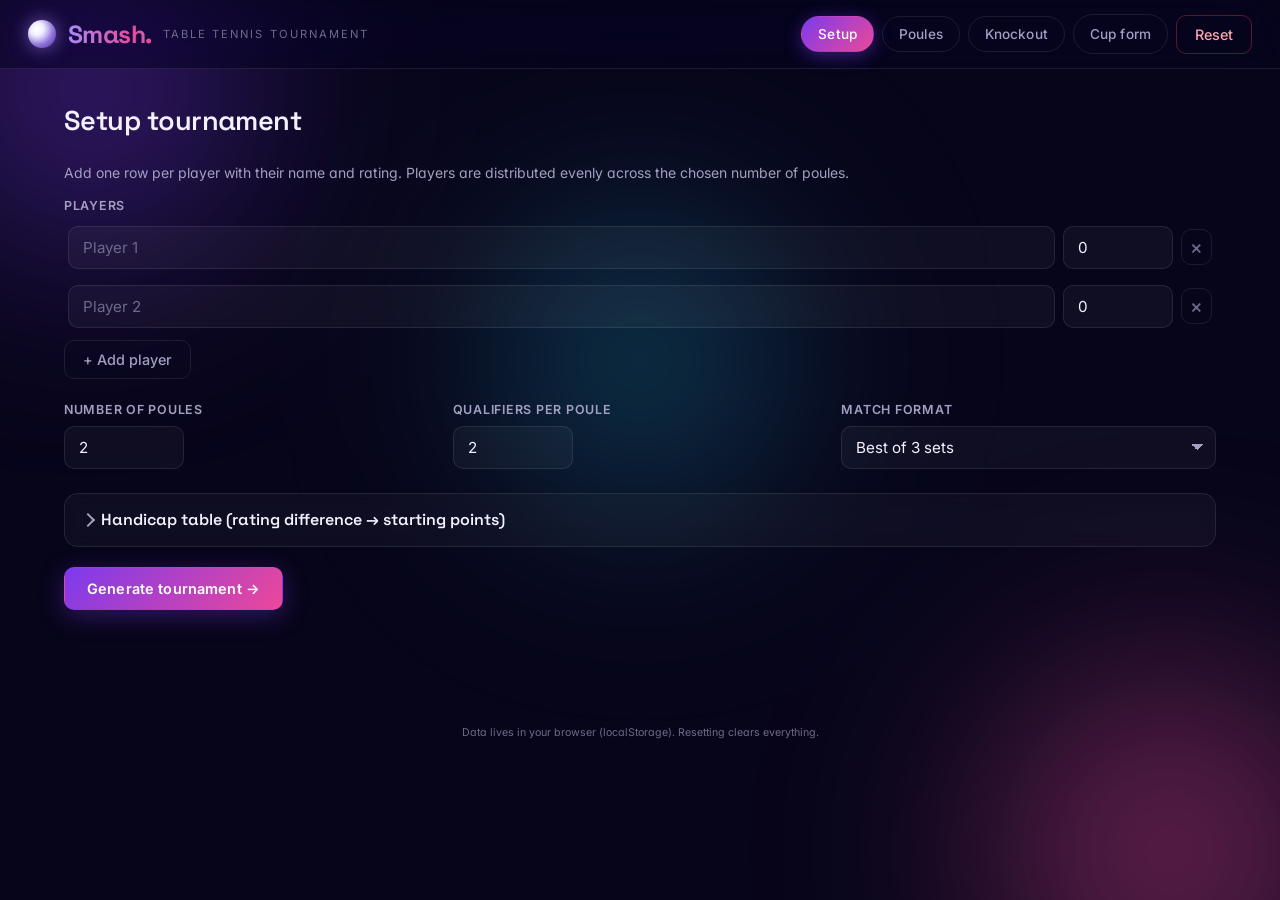
<file: index.html>
<!DOCTYPE html>
<html lang="en">
<head>
  <meta charset="UTF-8" />
  <meta name="viewport" content="width=device-width, initial-scale=1.0" />
  <title>Smash · Table Tennis Tournament</title>
  <link rel="preconnect" href="https://fonts.googleapis.com" />
  <link rel="preconnect" href="https://fonts.gstatic.com" crossorigin />
  <link href="https://fonts.googleapis.com/css2?family=Inter:wght@400;500;600;700;800&family=Space+Grotesk:wght@500;600;700&display=swap" rel="stylesheet" />
  <link rel="stylesheet" href="styles.css" />
</head>
<body>
  <div class="aurora" aria-hidden="true">
    <span class="aurora-blob a"></span>
    <span class="aurora-blob b"></span>
    <span class="aurora-blob c"></span>
  </div>

  <header>
    <div class="brand">
      <span class="brand-mark"></span>
      <h1>Smash<span class="brand-dot">.</span></h1>
      <span class="brand-tag">table&nbsp;tennis&nbsp;tournament</span>
    </div>
    <nav>
      <button data-tab="setup" class="tab-btn active">Setup</button>
      <button data-tab="poules" class="tab-btn">Poules</button>
      <button data-tab="knockout" class="tab-btn">Knockout</button>
      <a href="cup/index.html" class="tab-btn" role="button" style="text-decoration:none; display:inline-flex; align-items:center;">Cup form</a>
      <button id="reset-btn" class="danger ghost">Reset</button>
    </nav>
  </header>

  <main>
    <section id="tab-setup" class="tab active">
      <h2>Setup tournament</h2>
      <p class="hint">Add one row per player with their name and rating. Players are distributed evenly across the chosen number of poules.</p>

      <label>Players</label>
      <div id="players-list"></div>
      <div class="actions" style="margin-top: 8px;">
        <button id="add-player-btn" class="ghost">+ Add player</button>
      </div>

      <div class="row">
        <div>
          <label for="num-poules">Number of poules</label>
          <input id="num-poules" type="number" min="1" value="2" />
        </div>
        <div>
          <label for="qualifiers">Qualifiers per poule</label>
          <input id="qualifiers" type="number" min="1" value="2" />
        </div>
        <div>
          <label for="best-of">Match format</label>
          <select id="best-of">
            <option value="1">Single set (highest score wins)</option>
            <option value="3" selected>Best of 3 sets</option>
            <option value="5">Best of 5 sets</option>
            <option value="7">Best of 7 sets</option>
          </select>
        </div>
      </div>

      <details class="handicap-section">
        <summary>Handicap table (rating difference → starting points)</summary>
        <p class="hint">The lower-rated player starts each set with the listed points. Leave the upper bound empty for "or more".</p>
        <div id="handicap-list"></div>
        <div class="actions" style="margin-top: 8px;">
          <button id="add-handicap-btn" class="ghost">+ Add row</button>
          <button id="reset-handicap-btn" class="ghost">Reset to default</button>
        </div>
      </details>

      <div class="actions">
        <button id="generate-btn" class="primary">Generate tournament →</button>
      </div>
    </section>

    <section id="tab-poules" class="tab">
      <h2>Poule stage</h2>
      <div id="poules-container"></div>
      <div class="actions">
        <button id="goto-knockout-btn" class="primary">Continue to knockout →</button>
      </div>
    </section>

    <section id="tab-knockout" class="tab">
      <h2>Knockout stage</h2>
      <div id="knockout-container"></div>
    </section>
  </main>

  <footer>
    <small>Data lives in your browser (localStorage). Resetting clears everything.</small>
  </footer>

  <script src="app.js"></script>
</body>
</html>
</file>
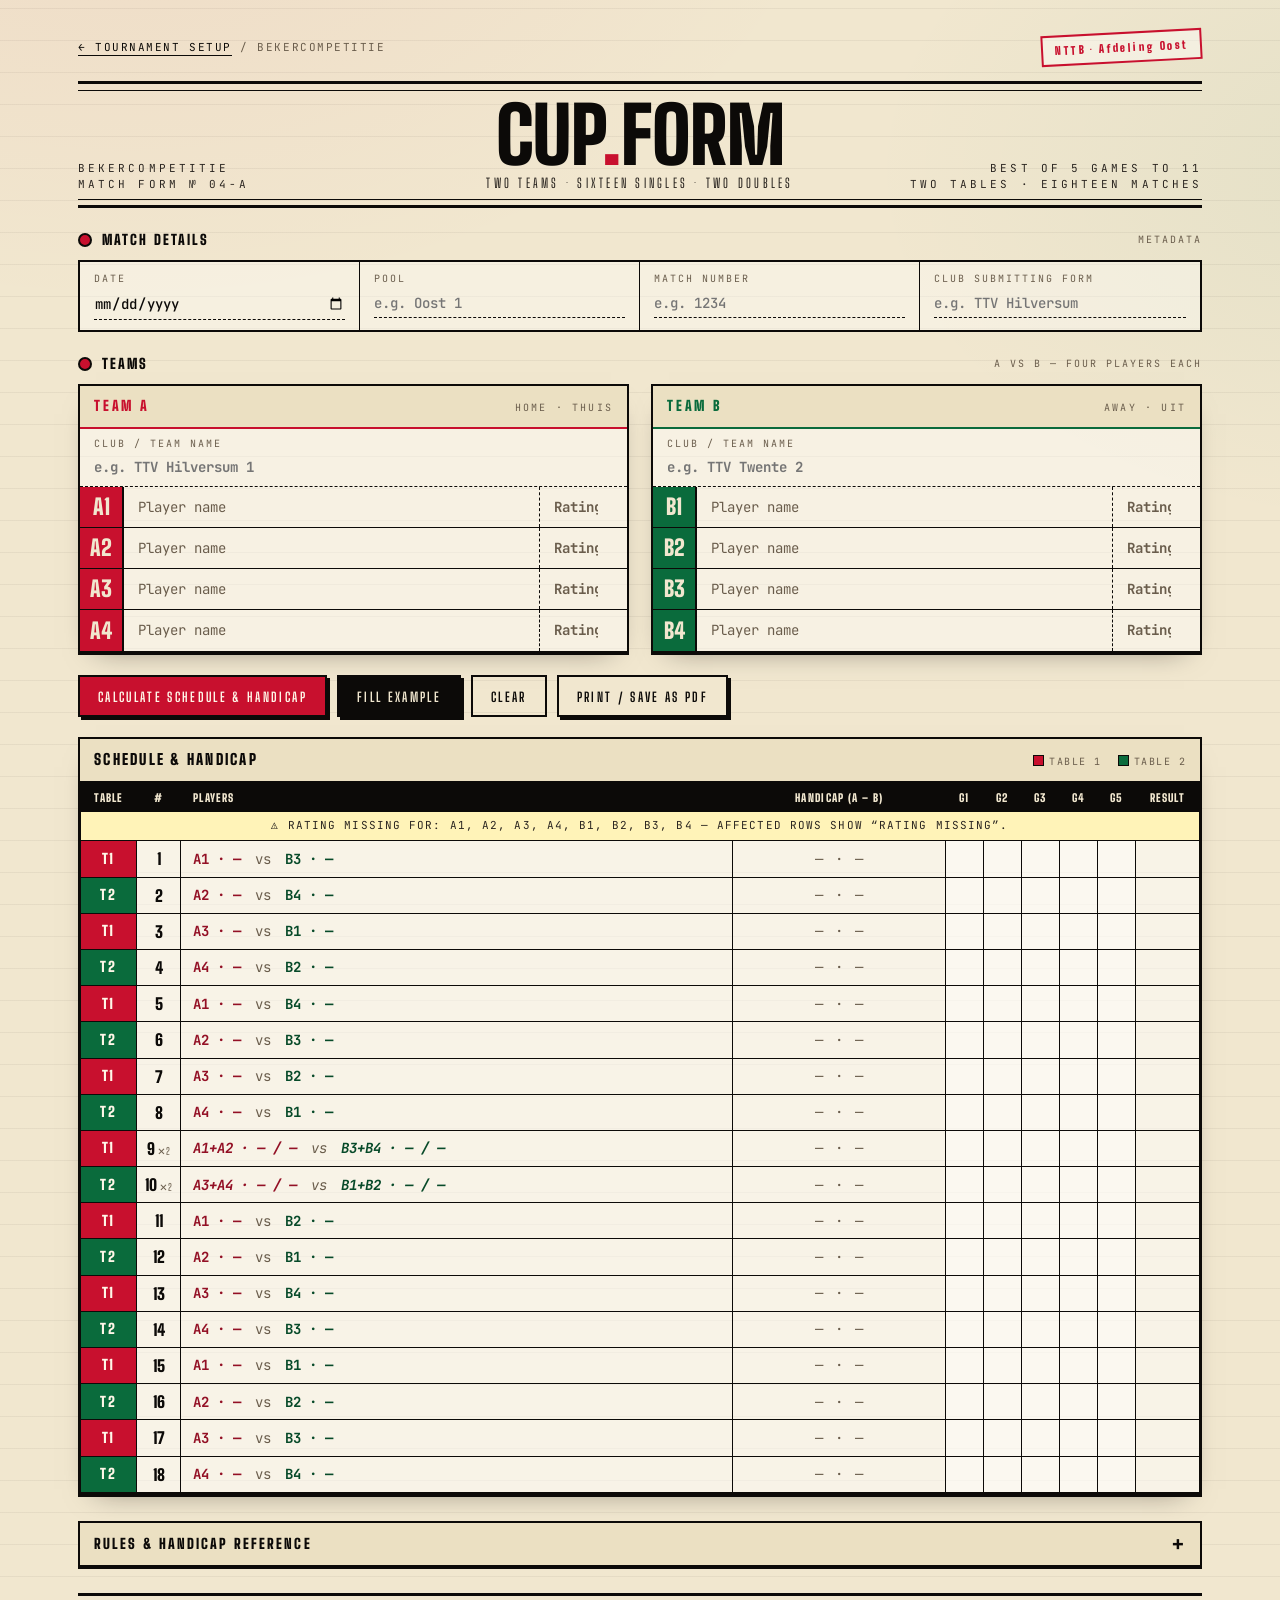
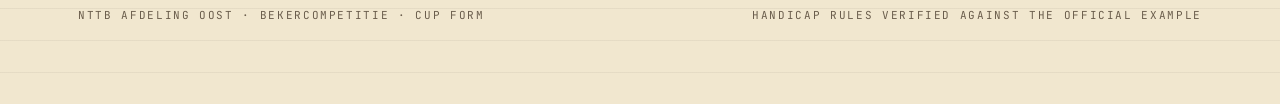
<file: cup/index.html>
<!DOCTYPE html>
<html lang="en">
<head>
  <meta charset="UTF-8" />
  <meta name="viewport" content="width=device-width, initial-scale=1.0" />
  <title>Bekercompetitie · Cup Competition Match Form · NTTB Afdeling Oost</title>
  <link rel="preconnect" href="https://fonts.googleapis.com" />
  <link rel="preconnect" href="https://fonts.gstatic.com" crossorigin />
  <link href="https://fonts.googleapis.com/css2?family=Big+Shoulders+Display:wght@500;700;900&family=JetBrains+Mono:wght@400;500;700&display=swap" rel="stylesheet" />
  <style>
    /* ---------- Reset & base ---------- */
    *, *::before, *::after { box-sizing: border-box; }
    html, body { margin: 0; padding: 0; }

    :root {
      --paper:        #f1e7cf;
      --paper-2:      #ebe0c2;
      --paper-line:   #d8c89c;
      --ink:          #0c0a08;
      --ink-soft:     #2a2520;
      --ink-faint:    #6a5d4c;
      --red:          #c8102e;
      --red-deep:     #931025;
      --green:        #0a6b3c;
      --green-deep:   #074a29;
      --rule:         #0c0a08;
      --warn-bg:      #fff3b8;
      --shadow:       0 2px 0 #0c0a08, 0 12px 28px -18px rgba(12,10,8,.55);

      --font-display: 'Big Shoulders Display', 'Archivo Black', system-ui, sans-serif;
      --font-mono:    'JetBrains Mono', ui-monospace, 'SFMono-Regular', Menlo, Consolas, monospace;
    }

    body {
      font-family: var(--font-mono);
      color: var(--ink);
      background:
        radial-gradient(1200px 800px at 10% -10%, rgba(200, 16, 46, .06), transparent 60%),
        radial-gradient(900px 600px at 110% 10%, rgba(10, 107, 60, .06), transparent 60%),
        repeating-linear-gradient(
          0deg,
          transparent 0, transparent 31px,
          rgba(12,10,8,.05) 31px, rgba(12,10,8,.05) 32px
        ),
        var(--paper);
      min-height: 100vh;
      font-size: 14px;
      line-height: 1.45;
    }

    /* ---------- Layout shell ---------- */
    .sheet {
      max-width: 1180px;
      margin: 0 auto;
      padding: 32px 28px 80px;
    }

    .topbar {
      display: flex;
      justify-content: space-between;
      align-items: center;
      gap: 16px;
      margin-bottom: 18px;
    }
    .crumb {
      font-family: var(--font-mono);
      font-size: 11px;
      letter-spacing: .14em;
      text-transform: uppercase;
      color: var(--ink-faint);
    }
    .crumb a {
      color: var(--ink);
      text-decoration: none;
      border-bottom: 1px solid var(--ink);
      padding-bottom: 1px;
    }
    .crumb a:hover { color: var(--red); border-color: var(--red); }

    .stamp {
      font-family: var(--font-display);
      font-weight: 900;
      font-size: 11px;
      letter-spacing: .22em;
      color: var(--red);
      border: 2px solid var(--red);
      padding: 6px 12px 5px;
      transform: rotate(-3deg);
      background: rgba(255,255,255,.4);
    }

    /* ---------- Header ---------- */
    header.masthead {
      border-top: 3px solid var(--ink);
      border-bottom: 3px solid var(--ink);
      padding: 14px 0 12px;
      margin-bottom: 22px;
      position: relative;
    }
    header.masthead::before {
      content: "";
      position: absolute;
      left: 0; right: 0;
      top: 6px;
      border-top: 1px solid var(--ink);
    }
    header.masthead::after {
      content: "";
      position: absolute;
      left: 0; right: 0;
      bottom: 5px;
      border-bottom: 1px solid var(--ink);
    }

    .masthead-grid {
      display: grid;
      grid-template-columns: 1fr auto 1fr;
      align-items: end;
      gap: 24px;
    }
    .masthead .kicker {
      font-family: var(--font-mono);
      font-size: 11px;
      letter-spacing: .28em;
      text-transform: uppercase;
      color: var(--ink-soft);
    }
    .masthead .kicker.right { text-align: right; }
    .masthead h1 {
      font-family: var(--font-display);
      font-weight: 900;
      font-size: clamp(38px, 6.5vw, 78px);
      line-height: .85;
      letter-spacing: -.01em;
      margin: 4px 0 0;
      text-align: center;
      text-transform: uppercase;
    }
    .masthead h1 .dot { color: var(--red); }
    .masthead .subtitle {
      text-align: center;
      font-family: var(--font-display);
      font-weight: 500;
      letter-spacing: .25em;
      text-transform: uppercase;
      font-size: 13px;
      color: var(--ink-soft);
      margin-top: 6px;
    }

    /* ---------- Section titles ---------- */
    .section-title {
      font-family: var(--font-display);
      font-weight: 900;
      letter-spacing: .15em;
      text-transform: uppercase;
      font-size: 14px;
      margin: 0 0 10px;
      display: flex;
      align-items: center;
      gap: 10px;
    }
    .section-title::before {
      content: "";
      display: inline-block;
      width: 14px;
      height: 14px;
      background: var(--red);
      border: 2px solid var(--ink);
      border-radius: 50%;
    }
    .section-title .count {
      margin-left: auto;
      font-family: var(--font-mono);
      font-size: 10px;
      letter-spacing: .2em;
      color: var(--ink-faint);
      font-weight: 400;
    }

    /* ---------- Meta strip ---------- */
    .meta {
      display: grid;
      grid-template-columns: repeat(4, 1fr);
      gap: 0;
      border: 2px solid var(--ink);
      background: rgba(255,255,255,.35);
      margin-bottom: 22px;
    }
    .meta .cell {
      padding: 10px 14px;
      border-right: 1px solid var(--ink);
      display: flex;
      flex-direction: column;
      gap: 4px;
    }
    .meta .cell:last-child { border-right: 0; }
    .meta label {
      font-family: var(--font-mono);
      font-size: 10px;
      letter-spacing: .2em;
      text-transform: uppercase;
      color: var(--ink-faint);
    }
    .meta input {
      font: inherit;
      font-family: var(--font-mono);
      font-weight: 500;
      background: transparent;
      border: none;
      border-bottom: 1px dashed var(--ink);
      padding: 2px 0 4px;
      outline: none;
      color: var(--ink);
    }
    .meta input:focus { border-bottom-color: var(--red); }

    /* ---------- Teams ---------- */
    .teams {
      display: grid;
      grid-template-columns: 1fr 1fr;
      gap: 22px;
      margin-bottom: 22px;
    }
    .team-card {
      border: 2px solid var(--ink);
      background: rgba(255,255,255,.4);
      box-shadow: var(--shadow);
    }
    .team-card header {
      display: flex;
      justify-content: space-between;
      align-items: baseline;
      padding: 10px 14px;
      border-bottom: 2px solid var(--ink);
      background: var(--paper-2);
    }
    .team-card.home header { border-bottom-color: var(--red); }
    .team-card.away header { border-bottom-color: var(--green); }
    .team-card .badge {
      font-family: var(--font-display);
      font-weight: 900;
      letter-spacing: .2em;
      font-size: 14px;
      text-transform: uppercase;
    }
    .team-card.home .badge { color: var(--red); }
    .team-card.away .badge { color: var(--green); }
    .team-card .role {
      font-family: var(--font-mono);
      font-size: 10px;
      letter-spacing: .22em;
      text-transform: uppercase;
      color: var(--ink-faint);
    }
    .team-card .club {
      padding: 8px 14px 4px;
      display: flex;
      flex-direction: column;
      gap: 4px;
      border-bottom: 1px dashed var(--ink);
    }
    .team-card .club label {
      font-size: 10px;
      letter-spacing: .2em;
      text-transform: uppercase;
      color: var(--ink-faint);
    }
    .team-card .club input {
      font: inherit;
      font-family: var(--font-mono);
      font-weight: 700;
      background: transparent;
      border: none;
      outline: none;
      padding: 2px 0 4px;
      color: var(--ink);
    }
    .team-card .players {
      list-style: none;
      margin: 0;
      padding: 0;
    }
    .team-card .players li {
      display: grid;
      grid-template-columns: 44px 1fr 88px;
      align-items: stretch;
      border-top: 1px solid var(--ink);
    }
    .team-card .players li:first-child { border-top: none; }
    .team-card .players .slot {
      font-family: var(--font-display);
      font-weight: 900;
      font-size: 22px;
      display: flex;
      align-items: center;
      justify-content: center;
      background: var(--ink);
      color: var(--paper);
      border-right: 2px solid var(--ink);
    }
    .team-card.home .players .slot { background: var(--red); }
    .team-card.away .players .slot { background: var(--green); }
    .team-card .players input {
      font: inherit;
      font-family: var(--font-mono);
      background: transparent;
      border: none;
      outline: none;
      padding: 10px 14px;
      color: var(--ink);
    }
    .team-card .players input.rating {
      border-left: 1px dashed var(--ink);
      text-align: right;
      font-weight: 700;
      font-variant-numeric: tabular-nums;
    }
    .team-card .players input:focus {
      background: rgba(255, 248, 220, .8);
    }
    .team-card .players input::placeholder { color: var(--ink-faint); }

    /* ---------- Actions ---------- */
    .actions {
      display: flex;
      flex-wrap: wrap;
      gap: 10px;
      margin-bottom: 20px;
    }
    button {
      font-family: var(--font-display);
      font-weight: 700;
      font-size: 13px;
      letter-spacing: .18em;
      text-transform: uppercase;
      padding: 12px 18px 10px;
      background: var(--paper);
      color: var(--ink);
      border: 2px solid var(--ink);
      box-shadow: 3px 3px 0 var(--ink);
      cursor: pointer;
      transition: transform .08s ease, box-shadow .08s ease, background .15s ease;
    }
    button:hover { background: var(--paper-2); }
    button:active { transform: translate(2px, 2px); box-shadow: 1px 1px 0 var(--ink); }
    button.primary {
      background: var(--red);
      color: #fff7e8;
    }
    button.primary:hover { background: var(--red-deep); }
    button.secondary {
      background: var(--ink);
      color: var(--paper);
    }
    button.secondary:hover { background: #1c1814; }
    button.ghost {
      background: transparent;
      box-shadow: none;
    }
    button.ghost:hover { background: rgba(0,0,0,.05); }

    /* ---------- Results ---------- */
    .schedule {
      border: 2px solid var(--ink);
      background: rgba(255,255,255,.5);
      box-shadow: var(--shadow);
      margin-bottom: 26px;
    }
    .schedule .schedule-head {
      display: flex;
      justify-content: space-between;
      align-items: baseline;
      padding: 10px 14px;
      border-bottom: 2px solid var(--ink);
      background: var(--paper-2);
    }
    .schedule .schedule-head h2 {
      font-family: var(--font-display);
      font-weight: 900;
      letter-spacing: .15em;
      text-transform: uppercase;
      font-size: 15px;
      margin: 0;
    }
    .schedule .schedule-head .legend {
      display: flex;
      gap: 16px;
      font-size: 10px;
      letter-spacing: .15em;
      text-transform: uppercase;
      color: var(--ink-faint);
    }
    .legend .swatch {
      display: inline-block;
      width: 11px; height: 11px;
      vertical-align: -1px;
      border: 1.5px solid var(--ink);
      margin-right: 5px;
    }
    .legend .swatch.t1 { background: var(--red); }
    .legend .swatch.t2 { background: var(--green); }

    table.results {
      width: 100%;
      border-collapse: collapse;
      font-variant-numeric: tabular-nums;
    }
    table.results th, table.results td {
      border: 1px solid var(--ink);
      padding: 6px 8px;
      text-align: center;
      vertical-align: middle;
    }
    table.results th {
      font-family: var(--font-display);
      font-weight: 900;
      letter-spacing: .12em;
      text-transform: uppercase;
      font-size: 11px;
      background: var(--ink);
      color: var(--paper);
    }
    table.results td.players {
      text-align: left;
      font-weight: 500;
      white-space: nowrap;
      padding-left: 12px;
    }
    table.results td.players .vs {
      color: var(--ink-faint);
      padding: 0 6px;
      font-weight: 400;
    }
    table.results td.players .pair-a { color: var(--red-deep); font-weight: 700; }
    table.results td.players .pair-b { color: var(--green-deep); font-weight: 700; }
    table.results td.game {
      width: 38px;
      height: 32px;
      background: rgba(255,255,255,.35);
    }
    table.results td.result {
      width: 64px;
      font-weight: 700;
    }
    table.results td.handicap {
      font-weight: 700;
      white-space: nowrap;
    }
    table.results td.handicap.zero { color: var(--ink-faint); font-weight: 400; }
    table.results td.handicap .a { color: var(--red-deep); }
    table.results td.handicap .b { color: var(--green-deep); }
    table.results td.handicap .sep { color: var(--ink-faint); padding: 0 4px; }

    table.results tr.match.t1 td.table-cell {
      background: var(--red);
      color: #fff7e8;
      font-family: var(--font-display);
      font-weight: 900;
      letter-spacing: .12em;
      width: 56px;
    }
    table.results tr.match.t2 td.table-cell {
      background: var(--green);
      color: #fff7e8;
      font-family: var(--font-display);
      font-weight: 900;
      letter-spacing: .12em;
      width: 56px;
    }
    table.results tr.match td.num {
      font-family: var(--font-display);
      font-weight: 900;
      font-size: 16px;
      width: 44px;
    }
    table.results tr.match.doubles td.players { font-style: italic; }
    table.results tr.match.doubles td.num::after {
      content: " ✕2";
      font-size: 10px;
      color: var(--ink-faint);
      letter-spacing: 0;
      font-weight: 500;
    }

    .warn-row td {
      background: var(--warn-bg);
      font-size: 11px;
      letter-spacing: .1em;
      text-transform: uppercase;
      padding: 8px 12px;
      text-align: left;
      color: var(--ink-soft);
    }

    /* ---------- Reference ---------- */
    .reference {
      border: 2px solid var(--ink);
      background: rgba(255,255,255,.4);
      margin-bottom: 24px;
    }
    .reference > summary {
      cursor: pointer;
      list-style: none;
      padding: 10px 14px;
      font-family: var(--font-display);
      font-weight: 900;
      letter-spacing: .15em;
      text-transform: uppercase;
      font-size: 14px;
      display: flex;
      justify-content: space-between;
      align-items: center;
      background: var(--paper-2);
      border-bottom: 2px solid var(--ink);
    }
    .reference[open] > summary { border-bottom: 2px solid var(--ink); }
    .reference > summary::-webkit-details-marker { display: none; }
    .reference > summary::after {
      content: "+";
      font-family: var(--font-display);
      font-size: 22px;
      line-height: 1;
      transition: transform .2s ease;
    }
    .reference[open] > summary::after { content: "−"; }
    .reference .body {
      padding: 14px 16px 18px;
      display: grid;
      grid-template-columns: 1fr 1fr;
      gap: 22px;
    }
    .reference h3 {
      font-family: var(--font-display);
      font-weight: 700;
      letter-spacing: .15em;
      text-transform: uppercase;
      font-size: 12px;
      margin: 0 0 8px;
      color: var(--ink-soft);
    }
    .reference ul, .reference ol {
      margin: 0 0 12px;
      padding-left: 18px;
    }
    .reference li { margin-bottom: 4px; }
    .reference table.hcap {
      width: 100%;
      border-collapse: collapse;
      font-variant-numeric: tabular-nums;
    }
    .reference table.hcap th,
    .reference table.hcap td {
      border: 1px solid var(--ink);
      padding: 5px 8px;
      text-align: left;
      font-size: 12px;
    }
    .reference table.hcap th {
      background: var(--ink);
      color: var(--paper);
      font-family: var(--font-display);
      font-weight: 700;
      letter-spacing: .14em;
      text-transform: uppercase;
    }
    .reference table.hcap td:last-child {
      text-align: center;
      font-weight: 700;
      color: var(--red-deep);
    }

    /* ---------- Footer ---------- */
    footer.colophon {
      border-top: 3px solid var(--ink);
      padding-top: 12px;
      font-size: 11px;
      letter-spacing: .15em;
      text-transform: uppercase;
      color: var(--ink-faint);
      display: flex;
      justify-content: space-between;
      flex-wrap: wrap;
      gap: 8px;
    }

    /* ---------- Responsive ---------- */
    @media (max-width: 800px) {
      .masthead-grid { grid-template-columns: 1fr; gap: 6px; }
      .masthead .kicker.right { text-align: left; }
      .meta { grid-template-columns: 1fr 1fr; }
      .meta .cell:nth-child(2) { border-right: 0; }
      .meta .cell:nth-child(1),
      .meta .cell:nth-child(2) { border-bottom: 1px solid var(--ink); }
      .teams { grid-template-columns: 1fr; }
      .reference .body { grid-template-columns: 1fr; }
      table.results td.game { width: 28px; }
    }

    /* ---------- Print ---------- */
    @media print {
      @page { size: A4 portrait; margin: 10mm; }
      html, body {
        background: #fff;
        font-size: 11px;
      }
      body::before, .stamp, .actions, .reference, .topbar, .colophon a {
        display: none !important;
      }
      .sheet { max-width: none; padding: 0; }
      .team-card, .schedule, .meta { box-shadow: none; background: #fff; }
      table.results th { background: #000; color: #fff; -webkit-print-color-adjust: exact; print-color-adjust: exact; }
      table.results tr.match.t1 td.table-cell { background: #c8102e; color: #fff; -webkit-print-color-adjust: exact; print-color-adjust: exact; }
      table.results tr.match.t2 td.table-cell { background: #0a6b3c; color: #fff; -webkit-print-color-adjust: exact; print-color-adjust: exact; }
      .team-card .players .slot { -webkit-print-color-adjust: exact; print-color-adjust: exact; }
      header.masthead h1 { font-size: 40px; }
      table.results td.game { height: 24px; }
    }
  </style>
</head>
<body>
  <div class="sheet">

    <div class="topbar">
      <div class="crumb">
        <a href="../index.html">← Tournament setup</a>
        <span> / Bekercompetitie</span>
      </div>
      <div class="stamp">NTTB · Afdeling Oost</div>
    </div>

    <header class="masthead">
      <div class="masthead-grid">
        <div class="kicker">Bekercompetitie<br/>Match Form № 04-A</div>
        <div>
          <h1>Cup<span class="dot">.</span>Form</h1>
          <div class="subtitle">Two teams · Sixteen singles · Two doubles</div>
        </div>
        <div class="kicker right">Best of 5 games to 11<br/>Two tables · Eighteen matches</div>
      </div>
    </header>

    <h2 class="section-title">Match details <span class="count">Metadata</span></h2>
    <div class="meta" id="meta">
      <div class="cell">
        <label for="m-date">Date</label>
        <input id="m-date" type="date" />
      </div>
      <div class="cell">
        <label for="m-pool">Pool</label>
        <input id="m-pool" type="text" placeholder="e.g. Oost 1" />
      </div>
      <div class="cell">
        <label for="m-num">Match number</label>
        <input id="m-num" type="text" placeholder="e.g. 1234" />
      </div>
      <div class="cell">
        <label for="m-club">Club submitting form</label>
        <input id="m-club" type="text" placeholder="e.g. TTV Hilversum" />
      </div>
    </div>

    <h2 class="section-title">Teams <span class="count">A vs B — four players each</span></h2>
    <div class="teams">
      <section class="team-card home" aria-label="Home team">
        <header>
          <span class="badge">Team A</span>
          <span class="role">Home · Thuis</span>
        </header>
        <div class="club">
          <label for="a-club">Club / Team name</label>
          <input id="a-club" type="text" placeholder="e.g. TTV Hilversum 1" />
        </div>
        <ol class="players" id="team-a-players"></ol>
      </section>

      <section class="team-card away" aria-label="Away team">
        <header>
          <span class="badge">Team B</span>
          <span class="role">Away · Uit</span>
        </header>
        <div class="club">
          <label for="b-club">Club / Team name</label>
          <input id="b-club" type="text" placeholder="e.g. TTV Twente 2" />
        </div>
        <ol class="players" id="team-b-players"></ol>
      </section>
    </div>

    <div class="actions" id="actions">
      <button class="primary" id="calc-btn">Calculate schedule &amp; handicap</button>
      <button class="secondary" id="example-btn">Fill example</button>
      <button class="ghost" id="clear-btn">Clear</button>
      <button id="print-btn">Print / Save as PDF</button>
    </div>

    <div class="schedule" id="schedule">
      <div class="schedule-head">
        <h2>Schedule &amp; handicap</h2>
        <div class="legend">
          <span><span class="swatch t1"></span>Table 1</span>
          <span><span class="swatch t2"></span>Table 2</span>
        </div>
      </div>
      <table class="results">
        <thead>
          <tr>
            <th>Table</th>
            <th>#</th>
            <th style="text-align:left; padding-left:12px;">Players</th>
            <th>Handicap (A – B)</th>
            <th>G1</th><th>G2</th><th>G3</th><th>G4</th><th>G5</th>
            <th>Result</th>
          </tr>
        </thead>
        <tbody id="results-body"></tbody>
      </table>
    </div>

    <details class="reference">
      <summary>Rules &amp; handicap reference</summary>
      <div class="body">
        <div>
          <h3>Format</h3>
          <ul>
            <li>Two teams of four players each: A1–A4 and B1–B4.</li>
            <li>18 matches total: 16 singles + 2 doubles.</li>
            <li>Sets are best of 5 games to 11 points. Each won set = 1 point.</li>
            <li>Two tables in parallel: odd match number → Table 1, even → Table 2.</li>
          </ul>
          <h3>Match order</h3>
          <ol>
            <li>A1–B3 · A2–B4 · A3–B1 · A4–B2</li>
            <li>A1–B4 · A2–B3 · A3–B2 · A4–B1</li>
            <li>Doubles A1+A2 vs B3+B4</li>
            <li>Doubles A3+A4 vs B1+B2</li>
            <li>A1–B2 · A2–B1 · A3–B4 · A4–B3</li>
            <li>A1–B1 · A2–B2 · A3–B3 · A4–B4</li>
          </ol>
        </div>
        <div>
          <h3>Handicap table</h3>
          <table class="hcap">
            <thead>
              <tr><th>Rating difference</th><th>Head start</th></tr>
            </thead>
            <tbody>
              <tr><td>0 – 100</td><td>0</td></tr>
              <tr><td>101 – 200</td><td>2</td></tr>
              <tr><td>201 – 325</td><td>3</td></tr>
              <tr><td>326 – 450</td><td>4</td></tr>
              <tr><td>451 – 600</td><td>5</td></tr>
              <tr><td>601 – 750</td><td>6</td></tr>
              <tr><td>751 – 1000</td><td>7</td></tr>
              <tr><td>1001 or more</td><td>8</td></tr>
            </tbody>
          </table>
          <h3 style="margin-top:14px;">Doubles handicap</h3>
          <p>Two doubles are played: <strong>A1+A2 vs B3+B4</strong> and <strong>A3+A4 vs B1+B2</strong>. Each doubles' head start is computed on its <strong>own</strong> two boards:</p>
          <ul>
            <li>Take the head start for the <strong>highest-rated</strong> player of each team (top board).</li>
            <li>Take the head start for the <strong>lowest-rated</strong> player of each team (bottom board).</li>
            <li>Add the two and divide by 2, then round the decimal <strong>up</strong> (<code>ceil</code> of the absolute value).</li>
            <li>The weaker side of that average receives the head start.</li>
          </ul>
        </div>
      </div>
    </details>

    <footer class="colophon">
      <span>NTTB Afdeling Oost · Bekercompetitie · Cup Form</span>
      <span>Handicap rules verified against the official example</span>
    </footer>
  </div>

  <script>
    'use strict';

    // ---------- Handicap logic ----------
    function handicapFor(diff) {
      const d = Math.abs(diff);
      if (d <= 100) return 0;
      if (d <= 200) return 2;
      if (d <= 325) return 3;
      if (d <= 450) return 4;
      if (d <= 600) return 5;
      if (d <= 750) return 6;
      if (d <= 1000) return 7;
      return 8;
    }

    // Returns { points, receiver: 'A'|'B'|null, diff }
    function singlesHandicap(ratingA, ratingB) {
      const hasA = Number.isFinite(ratingA);
      const hasB = Number.isFinite(ratingB);
      if (!hasA || !hasB) return { points: null, receiver: null, diff: null };
      const diff = Math.abs(ratingA - ratingB);
      const points = handicapFor(diff);
      let receiver = null;
      if (points > 0) receiver = ratingA < ratingB ? 'A' : 'B';
      return { points, receiver, diff };
    }

    // Signed board-level voorgift: +ve means team A is the weaker side (A receives).
    function boardVoorgift(aRating, bRating) {
      if (!Number.isFinite(aRating) || !Number.isFinite(bRating)) return null;
      const diff = bRating - aRating;            // +ve => B higher => A receives
      if (diff === 0) return 0;
      return Math.sign(diff) * handicapFor(Math.abs(diff));
    }

    function roundAwayFromZero(x) {
      return Math.sign(x) * Math.ceil(Math.abs(x));
    }

    // Doubles head start, per the official Bekercompetitie rule.
    // Two doubles are played:  D1 = A1+A2 vs B3+B4,  D2 = A3+A4 vs B1+B2.
    // Each doubles' handicap is computed on its OWN two boards:
    //   • take the voorgift between the two HIGHEST-rated players (top board),
    //   • take the voorgift between the two LOWEST-rated players (bottom board),
    //   • average the two and round the decimal up (away from zero).
    // The weaker side of that average receives the head start.
    // aRatings/bRatings hold a team's four ratings (index 0..3 = slot 1..4).
    function doublesHandicaps(aRatings, bRatings) {
      const pairs = [
        { aIdx: [0, 1], bIdx: [2, 3] }, // D1 = A1+A2 vs B3+B4 (match 9)
        { aIdx: [2, 3], bIdx: [0, 1] }, // D2 = A3+A4 vs B1+B2 (match 10)
      ];
      const boards = pairs.map(({ aIdx, bIdx }) => {
        const aR = [aRatings[aIdx[0]], aRatings[aIdx[1]]];
        const bR = [bRatings[bIdx[0]], bRatings[bIdx[1]]];
        if (!aR.every(Number.isFinite) || !bR.every(Number.isFinite)) {
          return { top: null, bottom: null };
        }
        const aSorted = [...aR].sort((x, y) => y - x);
        const bSorted = [...bR].sort((x, y) => y - x);
        return {
          top:        boardVoorgift(aSorted[0], bSorted[0]),
          bottom:     boardVoorgift(aSorted[1], bSorted[1]),
          topDiff:    Math.abs(aSorted[0] - bSorted[0]),
          bottomDiff: Math.abs(aSorted[1] - bSorted[1]),
        };
      });

      function combine(v0, v1) {
        if (v0 == null || v1 == null) return { points: null, receiver: null };
        const signed = roundAwayFromZero((v0 + v1) / 2);
        const points = Math.abs(signed);
        let receiver = null;
        if (points > 0) receiver = signed > 0 ? 'A' : 'B';
        return { points, receiver };
      }

      return {
        9:  { ...combine(boards[0].top, boards[0].bottom), board: 'D1', boards },
        10: { ...combine(boards[1].top, boards[1].bottom), board: 'D2', boards },
      };
    }

    // ---------- Match order (official) ----------
    const MATCH_ORDER = [
      { num:  1, type: 'single', a: 1, b: 3 },
      { num:  2, type: 'single', a: 2, b: 4 },
      { num:  3, type: 'single', a: 3, b: 1 },
      { num:  4, type: 'single', a: 4, b: 2 },
      { num:  5, type: 'single', a: 1, b: 4 },
      { num:  6, type: 'single', a: 2, b: 3 },
      { num:  7, type: 'single', a: 3, b: 2 },
      { num:  8, type: 'single', a: 4, b: 1 },
      { num:  9, type: 'double', a: [1, 2], b: [3, 4] },
      { num: 10, type: 'double', a: [3, 4], b: [1, 2] },
      { num: 11, type: 'single', a: 1, b: 2 },
      { num: 12, type: 'single', a: 2, b: 1 },
      { num: 13, type: 'single', a: 3, b: 4 },
      { num: 14, type: 'single', a: 4, b: 3 },
      { num: 15, type: 'single', a: 1, b: 1 },
      { num: 16, type: 'single', a: 2, b: 2 },
      { num: 17, type: 'single', a: 3, b: 3 },
      { num: 18, type: 'single', a: 4, b: 4 },
    ];

    // ---------- State ----------
    const state = {
      teamA: { club: '', players: [makePlayer(), makePlayer(), makePlayer(), makePlayer()] },
      teamB: { club: '', players: [makePlayer(), makePlayer(), makePlayer(), makePlayer()] },
    };

    function makePlayer() { return { name: '', rating: null }; }

    // ---------- Rendering: team rows ----------
    function renderTeamRows() {
      ['A', 'B'].forEach((side) => {
        const team = side === 'A' ? state.teamA : state.teamB;
        const list = document.getElementById(side === 'A' ? 'team-a-players' : 'team-b-players');
        list.innerHTML = '';
        team.players.forEach((p, i) => {
          const li = document.createElement('li');
          const slotLabel = side + (i + 1);
          li.innerHTML = `
            <span class="slot">${slotLabel}</span>
            <input class="name" type="text" placeholder="Player name"
                   aria-label="${slotLabel} name" />
            <input class="rating" type="number" inputmode="numeric"
                   step="1" min="0" placeholder="Rating"
                   aria-label="${slotLabel} rating" />
          `;
          const nameInput = li.querySelector('.name');
          const ratingInput = li.querySelector('.rating');
          nameInput.value = p.name;
          ratingInput.value = p.rating == null ? '' : p.rating;
          nameInput.addEventListener('input', (e) => { p.name = e.target.value; });
          ratingInput.addEventListener('input', (e) => {
            const v = e.target.value.trim();
            p.rating = v === '' ? null : Number(v);
            if (!Number.isFinite(p.rating)) p.rating = null;
          });
          list.appendChild(li);
        });
      });

      const aClub = document.getElementById('a-club');
      const bClub = document.getElementById('b-club');
      aClub.value = state.teamA.club;
      bClub.value = state.teamB.club;
      aClub.oninput = (e) => { state.teamA.club = e.target.value; };
      bClub.oninput = (e) => { state.teamB.club = e.target.value; };
    }

    // ---------- Display helpers ----------
    function displayName(side, idx) {
      const team = side === 'A' ? state.teamA : state.teamB;
      const p = team.players[idx];
      const name = (p.name || '').trim();
      return name || '—';
    }

    function handicapCell(points, receiver) {
      if (points == null) {
        return `<td class="handicap zero" title="rating missing">— <span class="sep">·</span> —</td>`;
      }
      if (points === 0 || receiver == null) {
        return `<td class="handicap zero">0 <span class="sep">–</span> 0</td>`;
      }
      const a = receiver === 'A' ? points : 0;
      const b = receiver === 'B' ? points : 0;
      return `<td class="handicap"><span class="a">${a}</span><span class="sep">–</span><span class="b">${b}</span></td>`;
    }

    // ---------- Schedule renderer ----------
    function renderSchedule() {
      const tbody = document.getElementById('results-body');
      tbody.innerHTML = '';

      // missing-rating warning row
      const aRatings = state.teamA.players.map(p => p.rating);
      const bRatings = state.teamB.players.map(p => p.rating);
      const missing = [];
      aRatings.forEach((r, i) => { if (!Number.isFinite(r)) missing.push('A' + (i + 1)); });
      bRatings.forEach((r, i) => { if (!Number.isFinite(r)) missing.push('B' + (i + 1)); });
      if (missing.length) {
        const tr = document.createElement('tr');
        tr.className = 'warn-row';
        tr.innerHTML = `<td colspan="10">⚠ Rating missing for: ${missing.join(', ')} — affected rows show “rating missing”.</td>`;
        tbody.appendChild(tr);
      }

      const doubles = doublesHandicaps(aRatings, bRatings);

      MATCH_ORDER.forEach((m) => {
        const tableNo = m.num % 2 === 1 ? 1 : 2;
        const tr = document.createElement('tr');
        tr.className = `match t${tableNo}` + (m.type === 'double' ? ' doubles' : '');

        let playersHtml = '';
        let h;
        if (m.type === 'single') {
          const aIdx = m.a - 1, bIdx = m.b - 1;
          const aName = displayName('A', aIdx);
          const bName = displayName('B', bIdx);
          playersHtml = `
            <span class="pair-a">A${m.a} · ${escapeHtml(aName)}</span>
            <span class="vs">vs</span>
            <span class="pair-b">B${m.b} · ${escapeHtml(bName)}</span>
          `;
          h = singlesHandicap(aRatings[aIdx], bRatings[bIdx]);
        } else {
          const a1Idx = m.a[0] - 1, a2Idx = m.a[1] - 1;
          const b1Idx = m.b[0] - 1, b2Idx = m.b[1] - 1;
          const aPair = `A${m.a[0]}+A${m.a[1]} · ${escapeHtml(displayName('A', a1Idx))} / ${escapeHtml(displayName('A', a2Idx))}`;
          const bPair = `B${m.b[0]}+B${m.b[1]} · ${escapeHtml(displayName('B', b1Idx))} / ${escapeHtml(displayName('B', b2Idx))}`;
          playersHtml = `
            <span class="pair-a">${aPair}</span>
            <span class="vs">vs</span>
            <span class="pair-b">${bPair}</span>
          `;
          h = doubles[m.num];
        }

        const hCell = handicapCell(h.points, h.receiver);
        let diffLabel;
        if (h.points == null) {
          diffLabel = 'rating missing';
        } else if (m.type === 'single') {
          diffLabel = `Δ ${h.diff}`;
        } else {
          const bd = h.boards[h.board === 'D1' ? 0 : 1];
          diffLabel = `top Δ${bd.topDiff} & bottom Δ${bd.bottomDiff} → avg, round up → ${h.points}`;
        }

        tr.innerHTML = `
          <td class="table-cell">T${tableNo}</td>
          <td class="num">${m.num}</td>
          <td class="players" title="${escapeAttr(diffLabel)}">${playersHtml}</td>
          ${hCell}
          <td class="game"></td>
          <td class="game"></td>
          <td class="game"></td>
          <td class="game"></td>
          <td class="game"></td>
          <td class="result"></td>
        `;
        tbody.appendChild(tr);
      });
    }

    function escapeHtml(s) {
      return String(s)
        .replace(/&/g, '&amp;')
        .replace(/</g, '&lt;')
        .replace(/>/g, '&gt;')
        .replace(/"/g, '&quot;');
    }
    function escapeAttr(s) { return escapeHtml(s); }

    // ---------- Buttons ----------
    function fillExample() {
      // Uses the official doubles example for A1 & A4 and B1 & A4.
      state.teamA.club = 'TTV Hilversum 1';
      state.teamB.club = 'TTV Twente 2';
      state.teamA.players = [
        { name: 'Lotte de Boer',   rating: 1448 },
        { name: 'Jeroen Visser',   rating: 1120 },
        { name: 'Pieter Janssens', rating: 980  },
        { name: 'Sanne Smit',      rating: 860  },
      ];
      state.teamB.players = [
        { name: 'Max Klein',       rating: 1257 },
        { name: 'Eva Kovács',      rating: 1015 },
        { name: 'Tom de Vries',    rating: 770  },
        { name: 'Noa Mulder',      rating: 561  },
      ];
      document.getElementById('m-pool').value = 'Oost 1';
      document.getElementById('m-num').value  = '4023';
      document.getElementById('m-club').value = 'TTV Hilversum';
      const today = new Date();
      const iso = today.toISOString().slice(0, 10);
      document.getElementById('m-date').value = iso;

      renderTeamRows();
      renderSchedule();
    }

    function clearAll() {
      state.teamA = { club: '', players: [makePlayer(), makePlayer(), makePlayer(), makePlayer()] };
      state.teamB = { club: '', players: [makePlayer(), makePlayer(), makePlayer(), makePlayer()] };
      ['m-date', 'm-pool', 'm-num', 'm-club'].forEach((id) => { document.getElementById(id).value = ''; });
      renderTeamRows();
      renderSchedule();
    }

    // ---------- Init ----------
    document.getElementById('calc-btn').addEventListener('click', renderSchedule);
    document.getElementById('example-btn').addEventListener('click', fillExample);
    document.getElementById('clear-btn').addEventListener('click', clearAll);
    document.getElementById('print-btn').addEventListener('click', () => window.print());

    renderTeamRows();
    renderSchedule();

    // ---------- Self-check: verify against official example ----------
    (function selfCheck() {
      // Official example from the rule sheet — a single doubles:
      //   A = 1448 & 860, B = 1257 & 561  (mapped onto D1 = A1+A2 vs B3+B4).
      //   highest diff 1448-1257 = 191 -> 2; lowest diff 860-561 = 299 -> 3;
      //   ceil((2 + 3) / 2) = 3, B (lower average) receives -> 0-3.
      const single = doublesHandicaps([1448, 860, 1000, 1000], [1000, 1000, 1257, 561]);
      const okSingle = single[9].points === 3 && single[9].receiver === 'B';

      // Full 4-v-4 example: each doubles is scored on its own two boards.
      //   D1 = {1448,1120} vs {770,561}: top 678->6, bottom 559->5, ceil(5.5)=6, B receives.
      //   D2 = {980,860} vs {1257,1015}: top 277->3, bottom 155->2, ceil(2.5)=3, A receives.
      const ex = doublesHandicaps([1448, 1120, 980, 860], [1257, 1015, 770, 561]);
      const okFull = ex[9].points === 6 && ex[9].receiver === 'B'
                  && ex[10].points === 3 && ex[10].receiver === 'A';

      if ((!okSingle || !okFull) && typeof console !== 'undefined') {
        console.error('Doubles handicap self-check FAILED:', { single, ex });
      } else if (typeof console !== 'undefined') {
        console.info('Doubles handicap self-check OK', { single, ex });
      }
    })();
  </script>
</body>
</html>
</file>
<file: styles.css>
:root {
  --bg-base: #07051a;
  --bg-card: rgba(255, 255, 255, 0.035);
  --bg-card-hover: rgba(255, 255, 255, 0.06);
  --bg-input: rgba(255, 255, 255, 0.04);
  --border: rgba(255, 255, 255, 0.09);
  --border-strong: rgba(255, 255, 255, 0.22);
  --text: #f3f1ff;
  --text-muted: #a39fc1;
  --text-faint: #6e6a8a;

  --primary: #7c3aed;
  --primary-bright: #a78bfa;
  --accent: #ec4899;
  --cyan: #22d3ee;
  --lime: #84cc16;
  --success: #22c55e;
  --warn: #f59e0b;
  --danger: #ef4444;

  --gold: #fbbf24;
  --silver: #d6dde6;
  --bronze: #f97316;

  --shadow-sm: 0 4px 14px rgba(0, 0, 0, 0.35);
  --shadow-lg: 0 16px 48px rgba(0, 0, 0, 0.5);
  --glow-primary: 0 0 32px rgba(124, 58, 237, 0.5);
  --glow-accent: 0 0 32px rgba(236, 72, 153, 0.45);
  --glow-cyan: 0 0 32px rgba(34, 211, 238, 0.4);
}

* { box-sizing: border-box; }

html, body { height: 100%; }

body {
  margin: 0;
  font-family: 'Inter', system-ui, -apple-system, "Segoe UI", Roboto, sans-serif;
  font-feature-settings: 'cv11', 'ss01', 'ss03', 'cv02';
  font-size: 15px;
  line-height: 1.5;
  background: var(--bg-base);
  color: var(--text);
  min-height: 100vh;
  position: relative;
  overflow-x: hidden;
}

/* Animated aurora background */
.aurora {
  position: fixed;
  inset: 0;
  z-index: -1;
  overflow: hidden;
  pointer-events: none;
}
.aurora-blob {
  position: absolute;
  border-radius: 50%;
  filter: blur(90px);
  opacity: 0.55;
  mix-blend-mode: screen;
  will-change: transform;
}
.aurora-blob.a {
  width: 540px; height: 540px;
  background: radial-gradient(circle, #7c3aed 0%, transparent 60%);
  top: -180px; left: -180px;
  animation: drift1 22s ease-in-out infinite;
}
.aurora-blob.b {
  width: 620px; height: 620px;
  background: radial-gradient(circle, #ec4899 0%, transparent 60%);
  bottom: -260px; right: -200px;
  animation: drift2 28s ease-in-out infinite;
}
.aurora-blob.c {
  width: 480px; height: 480px;
  background: radial-gradient(circle, #22d3ee 0%, transparent 60%);
  top: 40%; left: 50%;
  transform: translate(-50%, -50%);
  opacity: 0.35;
  animation: drift3 26s ease-in-out infinite;
}
@keyframes drift1 {
  0%, 100% { transform: translate(0, 0) scale(1); }
  50%      { transform: translate(80px, 60px) scale(1.1); }
}
@keyframes drift2 {
  0%, 100% { transform: translate(0, 0) scale(1); }
  50%      { transform: translate(-60px, -80px) scale(1.15); }
}
@keyframes drift3 {
  0%, 100% { transform: translate(-50%, -50%) scale(1); }
  50%      { transform: translate(-30%, -60%) scale(1.2); }
}

/* Header */
header {
  position: sticky;
  top: 0;
  z-index: 20;
  padding: 14px 28px;
  display: flex;
  flex-wrap: wrap;
  align-items: center;
  gap: 16px;
  background: rgba(7, 5, 26, 0.55);
  backdrop-filter: blur(24px) saturate(160%);
  -webkit-backdrop-filter: blur(24px) saturate(160%);
  border-bottom: 1px solid var(--border);
}

.brand {
  display: flex;
  align-items: center;
  gap: 12px;
  flex: 1;
  min-width: 0;
}

.brand-mark {
  width: 28px;
  height: 28px;
  border-radius: 50%;
  background:
    radial-gradient(circle at 30% 30%, #fff 0%, #f3f1ff 25%, #a78bfa 60%, #7c3aed 100%);
  box-shadow:
    inset -3px -3px 8px rgba(0, 0, 0, 0.25),
    0 0 18px rgba(167, 139, 250, 0.6);
  animation: bounce 2.6s ease-in-out infinite;
}
@keyframes bounce {
  0%, 100% { transform: translateY(0) rotate(0deg); }
  50%      { transform: translateY(-4px) rotate(180deg); }
}

h1 {
  font-family: 'Space Grotesk', system-ui, sans-serif;
  font-weight: 700;
  font-size: 1.55rem;
  letter-spacing: -0.025em;
  margin: 0;
  background: linear-gradient(90deg, #a78bfa 0%, #ec4899 35%, #22d3ee 70%, #a78bfa 100%);
  background-size: 220% 100%;
  -webkit-background-clip: text;
  background-clip: text;
  color: transparent;
  animation: shine 9s linear infinite;
}
@keyframes shine {
  0%   { background-position:   0% 50%; }
  100% { background-position: 220% 50%; }
}
.brand-dot { color: var(--accent); -webkit-text-fill-color: var(--accent); }

.brand-tag {
  font-size: 0.7rem;
  letter-spacing: 0.18em;
  text-transform: uppercase;
  color: var(--text-faint);
  white-space: nowrap;
}

nav {
  display: flex;
  gap: 8px;
  flex-wrap: wrap;
  align-items: center;
}

main {
  max-width: 1200px;
  margin: 0 auto;
  padding: 32px 24px 80px;
}

footer {
  text-align: center;
  padding: 32px 16px 48px;
  color: var(--text-faint);
  font-size: 0.8rem;
}

/* Tabs */
.tab { display: none; }
.tab.active {
  display: block;
  animation: tabIn 0.4s cubic-bezier(0.2, 0.8, 0.2, 1);
}
@keyframes tabIn {
  from { opacity: 0; transform: translateY(10px); }
  to   { opacity: 1; transform: translateY(0); }
}

h2 {
  font-family: 'Space Grotesk', sans-serif;
  font-size: 1.7rem;
  font-weight: 600;
  letter-spacing: -0.02em;
  margin: 0 0 20px;
}

/* Buttons */
button {
  font-family: inherit;
  font-size: 0.9rem;
  font-weight: 500;
  background: rgba(255, 255, 255, 0.05);
  color: var(--text);
  border: 1px solid var(--border);
  padding: 10px 18px;
  border-radius: 10px;
  cursor: pointer;
  transition: transform 0.15s, background 0.15s, border-color 0.15s, box-shadow 0.2s, color 0.15s;
  white-space: nowrap;
}
button:hover {
  background: var(--bg-card-hover);
  border-color: var(--border-strong);
  transform: translateY(-1px);
}
button:active { transform: translateY(0); }

button.ghost {
  background: transparent;
  color: var(--text-muted);
}
button.ghost:hover { color: var(--text); }

button.primary {
  background: linear-gradient(135deg, #7c3aed 0%, #ec4899 100%);
  border-color: transparent;
  color: #fff;
  font-weight: 600;
  padding: 12px 22px;
  letter-spacing: 0.01em;
  box-shadow: 0 6px 24px rgba(124, 58, 237, 0.35);
}
button.primary:hover {
  transform: translateY(-2px);
  box-shadow: 0 12px 36px rgba(124, 58, 237, 0.55), 0 0 0 1px rgba(255, 255, 255, 0.08) inset;
}

button.danger {
  background: linear-gradient(135deg, #ef4444, #ec4899);
  border-color: transparent;
  color: #fff;
}
button.danger.ghost {
  background: transparent;
  color: #fda4af;
  border-color: rgba(239, 68, 68, 0.35);
}
button.danger.ghost:hover {
  background: rgba(239, 68, 68, 0.12);
  color: #fff;
  border-color: rgba(239, 68, 68, 0.6);
}

.tab-btn {
  background: transparent;
  border: 1px solid var(--border);
  color: var(--text-muted);
  padding: 9px 16px;
  border-radius: 999px;
  font-size: 0.85rem;
  font-weight: 500;
  letter-spacing: 0.01em;
}
.tab-btn:hover {
  background: var(--bg-card-hover);
  color: var(--text);
}
.tab-btn.active {
  background: linear-gradient(135deg, #7c3aed, #ec4899);
  color: #fff;
  border-color: transparent;
  box-shadow: 0 4px 18px rgba(124, 58, 237, 0.45);
  transform: none;
}

/* Form fields */
label {
  display: block;
  margin: 14px 0 6px;
  color: var(--text-muted);
  font-size: 0.78rem;
  font-weight: 600;
  letter-spacing: 0.06em;
  text-transform: uppercase;
}

input, select, textarea {
  width: 100%;
  background: var(--bg-input);
  color: var(--text);
  border: 1px solid var(--border);
  border-radius: 10px;
  padding: 11px 14px;
  font-family: inherit;
  font-size: 0.95rem;
  transition: border-color 0.15s, background 0.15s, box-shadow 0.15s;
}
input::placeholder, textarea::placeholder { color: var(--text-faint); }

input:focus, select:focus, textarea:focus {
  outline: none;
  border-color: var(--primary-bright);
  background: rgba(124, 58, 237, 0.08);
  box-shadow: 0 0 0 4px rgba(124, 58, 237, 0.15);
}

input[type="number"] { max-width: 120px; }

select {
  appearance: none;
  -webkit-appearance: none;
  background-image:
    linear-gradient(45deg, transparent 50%, var(--text-muted) 50%),
    linear-gradient(-45deg, transparent 50%, var(--text-muted) 50%);
  background-position:
    calc(100% - 18px) 50%,
    calc(100% - 12px) 50%;
  background-size: 6px 6px;
  background-repeat: no-repeat;
  padding-right: 36px;
}
select option { background: #1a1432; color: var(--text); }

.row {
  display: flex;
  gap: 14px;
  flex-wrap: wrap;
  margin-top: 8px;
}
.row > div { flex: 1 1 200px; }

.actions {
  margin-top: 20px;
  display: flex;
  gap: 10px;
  flex-wrap: wrap;
}

.hint { color: var(--text-muted); font-size: 0.875rem; margin: 4px 0 12px; }

/* Setup rows */
.player-row, .handicap-row {
  display: flex;
  gap: 8px;
  align-items: center;
  margin-bottom: 8px;
  padding: 4px;
  border-radius: 12px;
  transition: background 0.15s;
}
.player-row:hover, .handicap-row:hover {
  background: rgba(255, 255, 255, 0.025);
}

.player-row input[type="text"] { flex: 1 1 auto; }
.player-row input[type="number"] { flex: 0 0 110px; }

.handicap-row input[type="number"] { flex: 0 0 92px; max-width: 92px; }
.handicap-row .sep {
  color: var(--text-faint);
  font-weight: 600;
  padding: 0 2px;
}

.row-remove {
  background: transparent;
  border: 1px solid var(--border);
  color: var(--text-faint);
  width: 36px; height: 36px;
  padding: 0;
  font-size: 1.2rem;
  line-height: 1;
  border-radius: 10px;
}
.row-remove:hover {
  color: #fda4af;
  border-color: rgba(239, 68, 68, 0.5);
  background: rgba(239, 68, 68, 0.08);
}

.handicap-section {
  margin-top: 24px;
  background: var(--bg-card);
  border: 1px solid var(--border);
  border-radius: 14px;
  padding: 14px 18px;
  backdrop-filter: blur(10px);
}
.handicap-section summary {
  cursor: pointer;
  color: var(--text);
  font-weight: 600;
  font-family: 'Space Grotesk', sans-serif;
  font-size: 1rem;
  list-style: none;
  display: flex;
  align-items: center;
  gap: 8px;
}
.handicap-section summary::-webkit-details-marker { display: none; }
.handicap-section summary::before {
  content: '';
  width: 8px; height: 8px;
  border-right: 2px solid var(--text-muted);
  border-bottom: 2px solid var(--text-muted);
  transform: rotate(-45deg);
  transition: transform 0.2s;
}
.handicap-section[open] summary::before { transform: rotate(45deg); }
.handicap-section[open] summary { margin-bottom: 12px; }

/* Poule cards */
.poule {
  position: relative;
  background: var(--bg-card);
  border: 1px solid var(--border);
  border-radius: 18px;
  padding: 24px;
  margin-bottom: 28px;
  backdrop-filter: blur(12px);
  -webkit-backdrop-filter: blur(12px);
  overflow: hidden;
}
.poule::before {
  content: '';
  position: absolute;
  inset: 0;
  background: linear-gradient(135deg, rgba(124, 58, 237, 0.07) 0%, transparent 60%);
  pointer-events: none;
}
.poule::after {
  content: '';
  position: absolute;
  top: 0; left: 0; right: 0;
  height: 2px;
  background: linear-gradient(90deg, #7c3aed, #ec4899, #22d3ee);
  opacity: 0.7;
}

.poule h3 {
  font-family: 'Space Grotesk', sans-serif;
  font-size: 1.3rem;
  font-weight: 700;
  letter-spacing: -0.01em;
  margin: 0 0 18px;
  display: flex;
  align-items: center;
  gap: 10px;
  position: relative;
}
.poule h3::before {
  content: '';
  width: 6px; height: 24px;
  border-radius: 3px;
  background: linear-gradient(180deg, #7c3aed, #ec4899);
  box-shadow: 0 0 14px rgba(167, 139, 250, 0.5);
}

/* Standings */
.standings-table {
  width: 100%;
  border-collapse: separate;
  border-spacing: 0;
  margin-bottom: 22px;
  font-variant-numeric: tabular-nums;
}
.standings-table th {
  font-size: 0.7rem;
  font-weight: 700;
  letter-spacing: 0.1em;
  text-transform: uppercase;
  color: var(--text-faint);
  padding: 8px 12px;
  text-align: left;
  border-bottom: 1px solid var(--border);
}
.standings-table th.num { text-align: center; width: 48px; }
.standings-table td {
  padding: 10px 12px;
  border-bottom: 1px solid rgba(255, 255, 255, 0.04);
}
.standings-table tr:last-child td { border-bottom: none; }
.standings-table tbody tr {
  transition: background 0.15s;
}
.standings-table tbody tr:hover { background: rgba(255, 255, 255, 0.025); }
.standings-table td.num { text-align: center; }
.standings-table .player-name { font-weight: 600; }
.standings-table tr.is-qualifier .player-name { color: var(--success); }
.standings-table tr.is-qualifier .player-name::after {
  content: 'Q';
  display: inline-block;
  margin-left: 8px;
  font-size: 0.65rem;
  font-weight: 700;
  letter-spacing: 0.1em;
  color: var(--success);
  background: rgba(34, 197, 94, 0.15);
  border: 1px solid rgba(34, 197, 94, 0.4);
  padding: 1px 6px;
  border-radius: 4px;
  vertical-align: middle;
}

.rank-badge {
  display: inline-flex;
  align-items: center;
  justify-content: center;
  width: 28px; height: 28px;
  border-radius: 50%;
  font-weight: 700;
  font-size: 0.8rem;
  font-family: 'Space Grotesk', sans-serif;
  background: rgba(255, 255, 255, 0.05);
  color: var(--text-muted);
  border: 1px solid var(--border);
}
.rank-badge.gold {
  background: linear-gradient(135deg, #fde68a, #fbbf24 60%, #b45309);
  color: #422006;
  border-color: transparent;
  box-shadow: 0 0 14px rgba(251, 191, 36, 0.55);
}
.rank-badge.silver {
  background: linear-gradient(135deg, #f1f5f9, #cbd5e1 60%, #64748b);
  color: #1e293b;
  border-color: transparent;
  box-shadow: 0 0 12px rgba(203, 213, 225, 0.4);
}
.rank-badge.bronze {
  background: linear-gradient(135deg, #fed7aa, #fb923c 60%, #9a3412);
  color: #fff;
  border-color: transparent;
  box-shadow: 0 0 12px rgba(251, 146, 60, 0.45);
}

/* Match cards */
.match-cards {
  display: grid;
  grid-template-columns: repeat(auto-fill, minmax(var(--card-min-width, 300px), 1fr));
  gap: 14px;
}

.match-card {
  position: relative;
  background: rgba(255, 255, 255, 0.04);
  border: 1px solid var(--border);
  border-radius: 14px;
  padding: 14px 16px;
  display: flex;
  flex-direction: column;
  gap: 10px;
  transition: transform 0.2s, border-color 0.2s, box-shadow 0.25s;
}
.match-card:hover {
  border-color: var(--border-strong);
  transform: translateY(-2px);
  box-shadow: var(--shadow-sm);
}
.match-card.finished {
  border-color: rgba(34, 197, 94, 0.35);
  background: linear-gradient(135deg, rgba(34, 197, 94, 0.07), rgba(255, 255, 255, 0.04));
}

.match-card-header {
  display: flex;
  justify-content: space-between;
  align-items: baseline;
  gap: 10px;
  flex-wrap: wrap;
  font-size: 0.78rem;
}
.match-num {
  font-family: 'Space Grotesk', sans-serif;
  font-weight: 700;
  font-size: 0.72rem;
  letter-spacing: 0.16em;
  text-transform: uppercase;
  color: var(--text-faint);
}
.match-hcap {
  display: inline-flex;
  align-items: center;
  gap: 6px;
  color: var(--warn);
  font-size: 0.78rem;
  font-weight: 500;
  background: rgba(245, 158, 11, 0.1);
  padding: 4px 10px;
  border-radius: 999px;
  border: 1px solid rgba(245, 158, 11, 0.25);
}

.score-table {
  width: 100%;
  border-collapse: separate;
  border-spacing: 0;
  margin: 0;
}
.score-table thead th {
  font-family: 'Space Grotesk', sans-serif;
  font-size: 0.7rem;
  font-weight: 700;
  color: var(--text-faint);
  text-align: center;
  padding: 4px 6px 8px;
  letter-spacing: 0.12em;
  text-transform: uppercase;
}
.score-table tbody th.player-cell {
  text-align: left;
  padding: 8px 10px 8px 4px;
  font-weight: 600;
  font-size: 0.95rem;
  white-space: nowrap;
  border-bottom: 1px solid var(--border);
  vertical-align: middle;
}
.score-table tbody tr:last-child th.player-cell,
.score-table tbody tr:last-child td { border-bottom: none; }
.score-table tbody td {
  padding: 6px 4px;
  border-bottom: 1px solid var(--border);
  text-align: center;
}
.score-table .rating {
  font-weight: 500;
  color: var(--text-faint);
  font-size: 0.78rem;
  margin-left: 6px;
}

.score-table input {
  width: 52px;
  height: 44px;
  text-align: center;
  padding: 0;
  background: rgba(255, 255, 255, 0.04);
  border: 1.5px solid var(--border);
  border-radius: 10px;
  color: var(--text);
  font-family: 'Space Grotesk', sans-serif;
  font-weight: 700;
  font-size: 1.1rem;
  font-variant-numeric: tabular-nums;
  transition: border-color 0.15s, background 0.15s, box-shadow 0.15s, transform 0.15s;
}
.score-table input:hover { border-color: var(--border-strong); }
.score-table input:focus {
  outline: none;
  border-color: var(--primary-bright);
  background: rgba(124, 58, 237, 0.12);
  box-shadow: 0 0 0 4px rgba(124, 58, 237, 0.18), 0 0 18px rgba(167, 139, 250, 0.3);
  transform: scale(1.04);
}
.score-table input::-webkit-outer-spin-button,
.score-table input::-webkit-inner-spin-button {
  -webkit-appearance: none;
  margin: 0;
}

.score-table tr.winner th.player-cell {
  color: var(--success);
}
.score-table tr.winner th.player-cell::before {
  content: '▸';
  color: var(--success);
  margin-right: 6px;
}
.score-table tr.winner td input {
  border-color: rgba(34, 197, 94, 0.6);
  background: rgba(34, 197, 94, 0.1);
}

.match-result {
  font-size: 0.85rem;
  text-align: center;
  padding-top: 8px;
  margin-top: 2px;
  border-top: 1px dashed var(--border);
  color: var(--text-faint);
  font-weight: 500;
}
.match-result.done {
  color: var(--success);
  font-weight: 700;
  letter-spacing: 0.01em;
}

/* Bracket */
.bracket {
  display: flex;
  gap: 56px;
  overflow-x: auto;
  padding: 24px 4px;
  scroll-snap-type: x proximity;
}
.round {
  display: flex;
  flex-direction: column;
  justify-content: space-around;
  gap: 24px;
  min-width: 248px;
  scroll-snap-align: start;
}
.round h3 {
  font-family: 'Space Grotesk', sans-serif;
  text-align: center;
  text-transform: uppercase;
  letter-spacing: 0.18em;
  font-size: 0.75rem;
  color: var(--text-muted);
  font-weight: 700;
  margin: 0 0 4px;
}
.round.third-place h3 {
  background: linear-gradient(90deg, transparent, rgba(251, 146, 60, 0.22), transparent);
  color: var(--bronze);
  padding: 4px 8px;
  border-radius: 6px;
}
.round.third-place .bracket-match {
  border-color: rgba(251, 146, 60, 0.35);
  background: linear-gradient(135deg, rgba(251, 146, 60, 0.06), rgba(255, 255, 255, 0.03));
}
.bracket-match {
  background: rgba(255, 255, 255, 0.04);
  border: 1px solid var(--border);
  border-radius: 12px;
  padding: 10px;
  transition: border-color 0.2s, box-shadow 0.25s, transform 0.2s;
}
.bracket-match:hover {
  border-color: var(--border-strong);
  transform: translateY(-1px);
  box-shadow: var(--shadow-sm);
}
.bracket-row {
  display: grid;
  grid-template-columns: 1fr auto;
  align-items: center;
  gap: 8px;
  padding: 6px 8px;
  border-radius: 8px;
  font-size: 0.92rem;
}
.bracket-row .name {
  white-space: nowrap;
  overflow: hidden;
  text-overflow: ellipsis;
}
.bracket-row.winner {
  background: linear-gradient(90deg, rgba(34, 197, 94, 0.18), rgba(34, 197, 94, 0));
  color: var(--success);
  font-weight: 700;
  border-left: 2px solid var(--success);
  padding-left: 6px;
}
.bracket-row input {
  width: 42px;
  height: 32px;
  text-align: center;
  padding: 0;
  background: rgba(255, 255, 255, 0.04);
  border: 1px solid var(--border);
  border-radius: 7px;
  color: var(--text);
  font-family: 'Space Grotesk', sans-serif;
  font-weight: 700;
  font-size: 0.92rem;
  font-variant-numeric: tabular-nums;
  -moz-appearance: textfield;
}
.bracket-row input::-webkit-outer-spin-button,
.bracket-row input::-webkit-inner-spin-button {
  -webkit-appearance: none; margin: 0;
}
.bracket-row input:focus {
  outline: none;
  border-color: var(--primary-bright);
  background: rgba(124, 58, 237, 0.12);
  box-shadow: 0 0 0 3px rgba(124, 58, 237, 0.18);
}
.bracket-handicap {
  font-size: 0.7rem;
  color: var(--warn);
  text-align: center;
  margin-top: 6px;
  letter-spacing: 0.04em;
}

.empty-state {
  padding: 40px 24px;
  text-align: center;
  color: var(--text-muted);
  background: var(--bg-card);
  border: 1px dashed var(--border);
  border-radius: 16px;
  backdrop-filter: blur(10px);
}

/* Responsive */
@media (max-width: 720px) {
  header { padding: 12px 16px; }
  main { padding: 24px 16px 64px; }
  .brand-tag { display: none; }
  h1 { font-size: 1.25rem; }
}
@media (max-width: 480px) {
  .match-cards { grid-template-columns: 1fr; }
  .score-table input { width: 46px; height: 40px; font-size: 1rem; }
  .bracket { gap: 32px; }
  .round { min-width: 220px; }
}

/* ===== Live (Firebase) variant additions ===== */

.status-pill {
  display: inline-flex;
  align-items: center;
  font-size: 0.7rem;
  font-weight: 700;
  letter-spacing: 0.06em;
  text-transform: uppercase;
  padding: 4px 10px;
  border-radius: 999px;
  border: 1px solid var(--border);
  margin-left: 4px;
  font-variant-numeric: tabular-nums;
  transition: all 0.2s;
}
.status-pill.connecting {
  color: #facc15;
  background: rgba(250, 204, 21, 0.1);
  border-color: rgba(250, 204, 21, 0.3);
  animation: pulse 1.6s ease-in-out infinite;
}
.status-pill.live {
  color: #4ade80;
  background: rgba(34, 197, 94, 0.1);
  border-color: rgba(34, 197, 94, 0.35);
}
.status-pill.admin {
  color: #f0abfc;
  background: rgba(192, 132, 252, 0.12);
  border-color: rgba(192, 132, 252, 0.4);
  box-shadow: 0 0 14px rgba(192, 132, 252, 0.25);
}
.status-pill.offline {
  color: #fca5a5;
  background: rgba(239, 68, 68, 0.1);
  border-color: rgba(239, 68, 68, 0.3);
}
@keyframes pulse {
  0%, 100% { opacity: 1; }
  50%      { opacity: 0.55; }
}

.auth-area {
  display: inline-flex;
  align-items: center;
  gap: 8px;
  margin-left: 4px;
}
.auth-user {
  font-size: 0.78rem;
  color: var(--text-muted);
  padding: 4px 10px;
  border-radius: 999px;
  background: rgba(255, 255, 255, 0.04);
  border: 1px solid var(--border);
  max-width: 180px;
  overflow: hidden;
  text-overflow: ellipsis;
  white-space: nowrap;
}

/* Login modal */
.modal-overlay {
  position: fixed;
  inset: 0;
  z-index: 100;
  background: rgba(7, 5, 26, 0.75);
  backdrop-filter: blur(12px);
  -webkit-backdrop-filter: blur(12px);
  display: flex;
  align-items: center;
  justify-content: center;
  padding: 16px;
  animation: overlayIn 0.18s ease-out;
}
.modal-overlay[hidden] { display: none; }
@keyframes overlayIn {
  from { opacity: 0; }
  to   { opacity: 1; }
}

.modal {
  background: linear-gradient(160deg, rgba(40, 22, 70, 0.95), rgba(20, 14, 38, 0.95));
  border: 1px solid var(--border-strong);
  border-radius: 18px;
  padding: 28px;
  width: 100%;
  max-width: 380px;
  box-shadow: var(--shadow-lg), 0 0 60px rgba(124, 58, 237, 0.25);
  animation: modalIn 0.22s cubic-bezier(0.2, 0.9, 0.3, 1);
}
@keyframes modalIn {
  from { opacity: 0; transform: translateY(20px) scale(0.97); }
  to   { opacity: 1; transform: translateY(0) scale(1); }
}

.modal h3 {
  font-family: 'Space Grotesk', sans-serif;
  font-size: 1.4rem;
  margin: 0 0 4px;
  letter-spacing: -0.01em;
}
.modal .hint { margin-top: 0; }
.modal label { margin-top: 14px; }
.modal form { margin: 0; }

.login-error {
  margin-top: 12px;
  padding: 8px 12px;
  background: rgba(239, 68, 68, 0.1);
  border: 1px solid rgba(239, 68, 68, 0.3);
  border-radius: 8px;
  color: #fca5a5;
  font-size: 0.85rem;
}

@media (max-width: 480px) {
  .auth-user { max-width: 100px; font-size: 0.72rem; }
  .status-pill { font-size: 0.62rem; padding: 3px 8px; }
}
</file>
